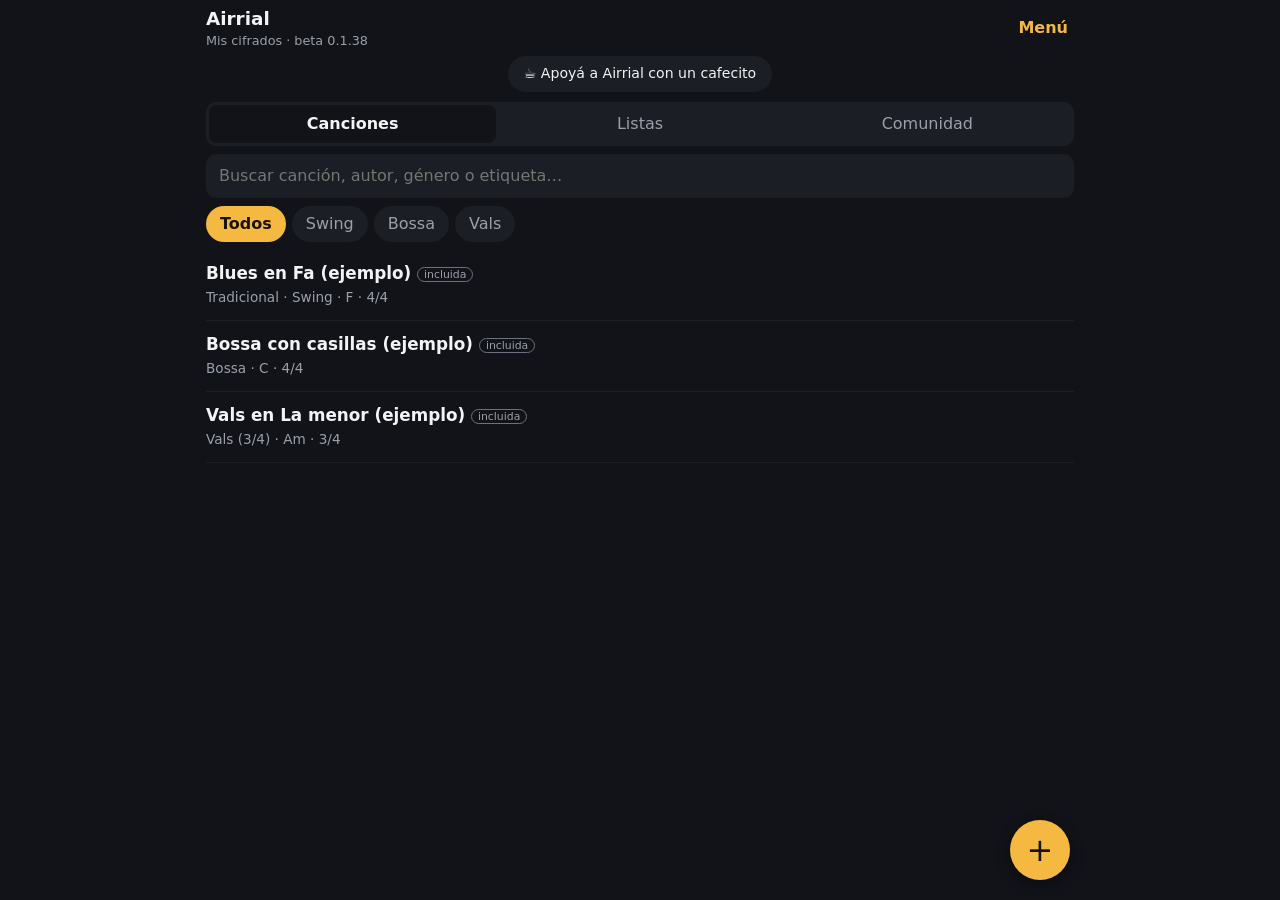
<file: index.html>
<!doctype html>
<html lang="es" data-theme="dark">
<head>
<meta charset="utf-8">
<meta name="viewport" content="width=device-width,initial-scale=1,viewport-fit=cover">
<meta name="theme-color" content="#111318">
<meta name="mobile-web-app-capable" content="yes">
<meta name="apple-mobile-web-app-capable" content="yes">
<title>Airrial</title>
<link rel="manifest" href="manifest.webmanifest">
<link rel="icon" href="icon.svg" type="image/svg+xml">
<link rel="apple-touch-icon" href="icon-192.png">
<link rel="stylesheet" href="style.css">
</head>
<body>
<div id="app"></div>
<script src="music.js"></script>
<script src="bases.js"></script>
<script src="audio.js"></script>
<script src="export.js"></script>
<script src="comunidad.js"></script>
<script src="sincro.js"></script>
<script src="app.js"></script>
</body>
</html>
</file>
<file: style.css>
:root {
  --bg: #111318; --surface: #1b1e25; --text: #f2f3f5; --muted: #9aa0ab;
  --line: #6b717d; --accent: #f5b942; --on-accent: #1a1300; --hl: rgba(245, 185, 66, .22); --danger: #ff7b6b;
  color-scheme: dark;
}
:root[data-theme="light"] {
  --bg: #fbfaf6; --surface: #efede6; --text: #15171a; --muted: #5d636e;
  --line: #3a3e46; --accent: #b86e00; --on-accent: #fff; --hl: rgba(184, 110, 0, .2); --danger: #b3261e;
  color-scheme: light;
}
* { box-sizing: border-box; }
html, body { margin: 0; height: 100%; overflow: hidden; }
body {
  background: var(--bg); color: var(--text);
  font: 16px/1.4 system-ui, -apple-system, "Segoe UI", Roboto, sans-serif;
  -webkit-tap-highlight-color: transparent;
}
/* La app ocupa la pantalla fija: encabezado y panel quietos, y solo se desplaza el contenido del medio. */
#app { position: fixed; inset: 0; display: flex; flex-direction: column; max-width: 900px; margin: 0 auto; }
button, input, select, textarea { font: inherit; color: inherit; }
button { cursor: pointer; }
main { flex: 1; min-height: 0; overflow-x: hidden; overflow-y: auto; overscroll-behavior: contain; padding: 0 16px 16px; }

/* barra superior */
.top {
  display: flex; align-items: center; gap: 8px; min-height: 56px;
  padding: calc(6px + env(safe-area-inset-top)) 12px 6px 16px;
}
.ttl { flex: 1; min-width: 0; }
.ttl h1 { margin: 0; font-size: 1.15rem; white-space: nowrap; overflow: hidden; text-overflow: ellipsis; }
.ttl p { margin: 0; font-size: .8rem; color: var(--muted); min-height: 1em; }
.tx, .ic {
  background: none; border: 0; min-height: 44px; padding: 0 10px; border-radius: 8px; color: var(--accent); font-weight: 600;
}
.ic { font-size: 2rem; line-height: 1; margin-left: -12px; }
a.tx { display: flex; align-items: center; text-decoration: none; white-space: nowrap; }
.ic2 { background: none; border: 0; min-width: 44px; min-height: 44px; border-radius: 8px; color: var(--accent); display: grid; place-items: center; }
.busy { position: fixed; inset: 0; z-index: 20; display: grid; place-items: center; background: rgba(0, 0, 0, .55); }
.busy div { display: flex; align-items: center; gap: 12px; background: var(--surface); color: var(--text); padding: 16px 20px; border-radius: 14px; box-shadow: 0 6px 24px rgba(0, 0, 0, .5); }
.busy i { width: 20px; height: 20px; border-radius: 50%; border: 3px solid var(--line); border-top-color: var(--accent); animation: spin .8s linear infinite; }
@keyframes spin { to { rotate: 360deg; } }
@media (prefers-reduced-motion: reduce) { .busy i { animation: none; } }
.cafe { display: block; margin: 0 auto 10px; min-height: 36px; padding: 0 16px; border: 0; border-radius: 18px; background: var(--surface); color: var(--text); font-size: .88rem; }
.cafe[hidden] { display: none; }
.inst { display: flex; align-items: center; gap: 8px; margin: 0 16px 8px; padding: 8px 8px 8px 12px; background: var(--surface); border-radius: 12px; font-size: .88rem; }
.inst span { flex: 1; min-width: 0; }
.inst.col { flex-direction: column; align-items: stretch; padding: 10px 12px; border: 1px solid var(--accent); }
.inst.col > div { display: flex; gap: 8px; }
.inst.col > div button:first-child, .inst.col > button { flex: 1; }
.inst .alt { background: var(--bg); color: var(--text); font-weight: 500; }
.inst button { flex: none; min-height: 40px; padding: 0 14px; border: 0; border-radius: 10px; background: var(--accent); color: var(--on-accent); font-weight: 600; }
.inst .x { background: none; color: var(--muted); font-size: 1.3rem; padding: 0 8px; font-weight: 400; }
.toast {
  position: fixed; left: 50%; top: calc(64px + env(safe-area-inset-top)); translate: -50% 0; z-index: 10; max-width: 88vw;
  background: var(--text); color: var(--bg); padding: 10px 16px; border-radius: 10px; font-size: .9rem; text-align: center;
  box-shadow: 0 4px 14px rgba(0, 0, 0, .4);
}
.full {
  position: fixed; left: 50%; top: calc(64px + env(safe-area-inset-top)); translate: -50% 0; z-index: 30; width: min(92vw, 520px);
  background: #b3261e; color: #fff; border: 0; padding: 12px 16px; border-radius: 10px; font-size: .9rem; font-weight: 600; text-align: center;
  box-shadow: 0 4px 14px rgba(0, 0, 0, .4);
}
.tx.pri { background: var(--accent); color: var(--on-accent); padding: 0 16px; }

/* biblioteca */
.search { padding: 0 16px 8px; }
.search input, .fields input, .fields select, .ctl select, textarea {
  width: 100%; background: var(--surface); border: 1px solid transparent; border-radius: 10px; padding: 10px 12px;
}
.search input:focus, .fields input:focus, .fields select:focus, textarea:focus, .ctl select:focus {
  outline: none; border-color: var(--accent);
}
.filt { display: flex; gap: 6px; overflow-x: auto; padding: 0 16px 8px; scrollbar-width: none; }
.filt[hidden] { display: none; }
.filt::-webkit-scrollbar { display: none; }
.filt button { flex: none; min-height: 36px; padding: 0 14px; border: 0; border-radius: 18px; background: var(--surface); color: var(--muted); white-space: nowrap; }
.filt button.on { background: var(--accent); color: var(--on-accent); font-weight: 600; }
.list { padding-bottom: 96px; }
.item { display: block; padding: 12px 0; border-bottom: 1px solid var(--surface); color: inherit; text-decoration: none; }
.item b { display: block; font-size: 1.05rem; }
.item span { font-size: .85rem; color: var(--muted); }
.item span.who { display: block; }
.item.mine { display: flex; align-items: center; gap: 8px; }
.item.mine a { flex: 1; min-width: 0; color: inherit; text-decoration: none; }
a.cmore { display: flex; align-items: center; justify-content: center; text-decoration: none; }
.cmore.pri { background: var(--accent); color: var(--on-accent); }
.cmore:disabled { opacity: .5; }
.acct p { margin: 12px 0; }
.acct input:not([type=checkbox]) { width: 100%; background: var(--surface); border: 1px solid transparent; border-radius: 10px; padding: 10px 12px; font-size: 1.05rem; }
.acct input:not([type=checkbox]):focus { outline: none; border-color: var(--accent); }
.acct .chk { display: flex; align-items: center; gap: 10px; min-height: 44px; }
.acct .chk input { width: 20px; height: 20px; accent-color: var(--accent); }
.err { color: var(--danger); font-size: .9rem; }
.report { text-align: center; margin: 28px 0 12px; }
.doc { line-height: 1.5; }
.doc h2 { font-size: 1.05rem; margin: 22px 0 6px; }
.doc p { margin: 8px 0; }
.doc ul { margin: 6px 0; padding-left: 20px; }
.doc li { margin-bottom: 6px; }
.doc code { background: var(--surface); padding: 1px 5px; border-radius: 4px; }
.report a { color: var(--muted); font-size: .85rem; }
.acct textarea { width: 100%; background: var(--surface); color: var(--text); border: 1px solid transparent; border-radius: 10px; padding: 10px 12px; font: inherit; }
h2.sub { margin: 16px 0 0; font-size: .85rem; font-weight: 600; color: var(--muted); text-transform: uppercase; letter-spacing: .04em; }
.err:empty { display: none; }
.cmore { display: block; width: 100%; min-height: 44px; margin: 12px 0; border: 0; border-radius: 10px; background: var(--surface); color: var(--accent); font-weight: 600; }
.item .tags { display: flex; flex-wrap: wrap; gap: 4px; margin-top: 4px; }
.tags i { font-style: normal; font-size: .72rem; line-height: 1.5; padding: 0 8px; border-radius: 10px; background: var(--surface); color: var(--muted); }
.inc { font-style: normal; font-weight: 500; font-size: .68rem; color: var(--muted); border: 1px solid var(--line); border-radius: 8px; padding: 0 6px; vertical-align: middle; white-space: nowrap; }
.seg[hidden] { display: none; }
.selbar { display: flex; align-items: center; gap: 4px; margin: 0 16px 8px; padding: 2px 6px; background: var(--surface); border-radius: 12px; }
.selbar[hidden] { display: none; }
.selbar span { flex: 1; min-width: 0; text-align: center; font-size: .9rem; }
.selbar .del { color: var(--danger); }
.selbar button:disabled { opacity: .35; }
.item.pick { position: relative; padding-left: 38px; cursor: pointer; }
.item.pick::before { content: ""; position: absolute; left: 4px; top: 50%; translate: 0 -50%; width: 22px; height: 22px; border: 2px solid var(--line); border-radius: 6px; }
.item.pick.on::before { background: var(--accent); border-color: var(--accent); }
.item.pick.on::after { content: ""; position: absolute; left: 12px; top: 50%; translate: 0 -65%; width: 6px; height: 11px; border: solid var(--on-accent); border-width: 0 2.5px 2.5px 0; rotate: 45deg; }
.list { user-select: none; -webkit-user-select: none; -webkit-touch-callout: none; }
.empty { color: var(--muted); text-align: center; padding: 32px 0; }
.fab {
  position: fixed; right: max(20px, calc(50% - 430px)); bottom: calc(20px + env(safe-area-inset-bottom));
  width: 60px; height: 60px; border-radius: 50%; border: 0; background: var(--accent); color: var(--on-accent);
  font-size: 2rem; line-height: 1; box-shadow: 0 4px 14px rgba(0, 0, 0, .4);
}
dialog { border: 0; padding: 0; background: var(--surface); color: var(--text); border-radius: 16px; width: min(92vw, 380px); }
dialog::backdrop { background: rgba(0, 0, 0, .55); }
.sheet { display: flex; flex-direction: column; gap: 6px; padding: 14px; }
.sheet button { background: var(--bg); border: 0; border-radius: 10px; min-height: 48px; padding: 0 14px; text-align: left; }
.sheet button b { display: block; }
.sheet button small { color: var(--muted); }
.sheet button:has(small) { padding-top: 8px; padding-bottom: 8px; }
.sheet label { display: flex; align-items: center; justify-content: space-between; gap: 12px; padding: 6px 4px; }
.sheet input[type=range] { flex: 0 0 62%; accent-color: var(--accent); }
.sheet .chk { justify-content: flex-start; }
.sheet .chk input { width: 20px; height: 20px; accent-color: var(--accent); }

/* listas de temas */
.seg.tabs { margin: 0 16px 8px; }
.lrow { display: flex; align-items: center; gap: 4px; border-bottom: 1px solid var(--surface); }
.lrow .item { flex: 1; min-width: 0; border: 0; }
.lrow.drag {
  position: relative; z-index: 2; background: var(--surface); border-color: transparent; border-radius: 10px;
  box-shadow: 0 10px 28px rgba(0, 0, 0, .5), 0 0 0 1.5px var(--accent); cursor: grabbing;
}
.lrow.drag .hdl { color: var(--accent); }
.lrow .hdl { background: none; color: var(--muted); touch-action: none; cursor: grab; display: grid; place-items: center; }
#rows { position: relative; user-select: none; -webkit-user-select: none; }
.lrow button { flex: none; width: 40px; height: 44px; border: 0; border-radius: 8px; background: var(--surface); font-size: 1.1rem; }
.lrow button:disabled { opacity: .3; }
.picklist { max-height: 55dvh; overflow-y: auto; }
.sheet .pick { justify-content: flex-start; min-height: 44px; }
.sheet .pick[hidden] { display: none; }
.pick span { min-width: 0; }
.pick b { display: block; font-weight: 500; }
.pick small { color: var(--muted); }
#pq { width: 100%; background: var(--bg); border: 1px solid transparent; border-radius: 10px; padding: 10px 12px; }
#pq:focus { outline: none; border-color: var(--accent); }
.pick input { flex: none; width: 20px; height: 20px; accent-color: var(--accent); }
.sheet button.pri { background: var(--accent); color: var(--on-accent); font-weight: 600; text-align: center; }
/* importar desde una foto o un PDF */
.sheet .steps { margin: 0 0 6px; padding-left: 1.4em; font-size: .92rem; }
.sheet .steps li { margin: .2em 0; }
.sheet textarea { background: var(--bg); min-height: 7rem; font-size: .85rem; }
.sheet textarea[hidden] { display: none; }
.setnav { display: flex; align-items: center; gap: 8px; padding: 0 8px 2px; font-size: .8rem; color: var(--muted); }
.setnav span { flex: 1; min-width: 0; text-align: center; overflow: hidden; text-overflow: ellipsis; white-space: nowrap; }
.setnav button { background: none; border: 0; min-height: 40px; padding: 0 8px; color: var(--accent); font-weight: 600; }
.setnav button:disabled { opacity: .3; }

/* cifrado */
.chart { padding-top: 4px; }
.row { display: grid; grid-template-columns: repeat(4, minmax(0, 1fr)); margin-top: 8px; }
.bar { min-width: 0; }
.lab { height: 1.35rem; display: flex; align-items: flex-end; gap: 6px; font-size: .78rem; white-space: nowrap; padding-left: 3px; }
.sec { background: var(--accent); color: var(--on-accent); font-weight: 700; padding: 0 6px; border-radius: 4px; line-height: 1.25; }
.sec.up::after { content: " ↑"; }
.end { align-self: stretch; display: flex; align-items: flex-end; flex: 1; border-left: 1.5px solid var(--line); border-top: 1.5px solid var(--line); padding-left: 4px; margin-left: -3px; font-weight: 600; }
.txt { color: var(--muted); font-style: italic; }
.txt.mark, .txt.jump { color: var(--text); font-style: normal; font-weight: 600; }
.txt.jump { margin-left: auto; padding-right: 5px; }
.mk { width: 1.3rem; height: 1.3rem; vertical-align: -0.3rem; fill: none; stroke: currentColor; stroke-width: 2; stroke-linecap: round; }
.mk .dot { fill: currentColor; stroke: none; }
.txt.jump .mk { width: 1.1rem; height: 1.1rem; vertical-align: -0.25rem; }
.cell {
  position: relative; display: flex; align-items: center; height: 3.5rem; padding: 0 5px;
  border-left: 1.5px solid var(--line); container-type: inline-size;
}
.bar:last-child .cell { border-right: 1.5px solid var(--line); }
.bar.rs .cell { border-left: 5px double var(--line); padding-left: 11px; }
.bar.re .cell { border-right: 5px double var(--line); padding-right: 11px; }
.bar.rs .cell::before, .bar.re .cell::after { content: ":"; position: absolute; top: 50%; translate: 0 -55%; font-weight: 700; }
.bar.rs .cell::before { left: 2px; }
.bar.re .cell::after { right: 2px; }
.bar.on .cell { background: var(--hl); }
.bar.from .cell { box-shadow: inset 0 -4px var(--accent); }
.bar.rng .cell { background: var(--hl); box-shadow: inset 0 -4px var(--accent); }
.bar.rng.on .cell { background: var(--accent); color: var(--on-accent); }
.bar.rng0 .cell { outline: 2px dashed var(--accent); outline-offset: -2px; }
#chart { touch-action: pan-y; user-select: none; -webkit-user-select: none; -webkit-touch-callout: none; }
#chart .cell { cursor: pointer; }
.shared { padding: 4px 0 8px; }
.shared b { display: block; font-size: 1.2rem; }
.shared span { display: block; font-size: .85rem; color: var(--muted); }
.ts { display: flex; flex-direction: column; font-size: .8rem; line-height: 1; margin-right: 4px; color: var(--muted); }
.tm { position: absolute; right: 12px; top: 1px; font-size: .7rem; color: var(--muted); }
.chs { flex: 1; min-width: 0; display: grid; align-items: center; }
.cn { position: relative; display: inline-block; }
.cut.r { left: auto; right: 0; }
.cut { position: absolute; left: 0; top: 100%; margin-top: 1px; font: 600 .62rem/1 system-ui, sans-serif; letter-spacing: .04em; color: var(--muted); white-space: nowrap; }
.pad .strip button.cut { text-decoration: underline; text-decoration-style: double; text-underline-offset: 3px; }
.ch { position: relative; min-width: 0; white-space: nowrap; font-size: clamp(.85rem, 30cqw, 1.9rem); line-height: 1; }
.n2 .ch { font-size: clamp(.85rem, 20cqw, 1.5rem); }
.n3 .ch { font-size: clamp(.7rem, 11cqw, 1.1rem); }
.ch b { font-weight: 700; }
.ch i { font-style: normal; font-size: .66em; vertical-align: .3em; margin-left: .05em; }
.ch u { text-decoration: none; font-size: .7em; }
.ch .rp { color: var(--muted); font-size: 1.2em; }
.ch .nc { font-size: .6em; color: var(--muted); }

/* controles de la canción: panel deslizable */
.grab {
  width: 100%; min-height: 34px; padding: 8px 0 6px; background: none; border: 0; color: var(--muted); font-size: .72rem;
  display: flex; flex-direction: column; align-items: center; justify-content: center; gap: 4px; touch-action: none; cursor: grab;
}
.grab i { width: 44px; height: 4px; border-radius: 2px; background: var(--line); }
.ctl.open .grab span { display: none; }
.more { display: grid; grid-template-rows: 0fr; transition: grid-template-rows .25s ease; }
.ctl.open .more { grid-template-rows: 1fr; }
.more .in { min-height: 0; overflow: hidden; visibility: hidden; transition: visibility 0s .25s; }
.ctl.open .more .in { visibility: visible; transition-delay: 0s; max-height: 55dvh; overflow-y: auto; }
.more .r { margin-top: 12px; }
.fld { flex: 1; min-width: 0; display: flex; flex-direction: column; gap: 2px; font-size: .7rem; color: var(--muted); }
.fld select { flex: none; width: 100%; color: var(--text); font-size: 1rem; }
/* tamaño de la hoja al ver una canción (el editor y el PDF no cambian) */
#chart[data-size=chico] .cell { height: 2.9rem; }
#chart[data-size=grande] .cell { height: 4.9rem; }
.fld.narrow { flex: 0 0 34%; }
.live { margin: 8px 0 0; text-align: center; font-size: .85rem; color: var(--accent); font-variant-numeric: tabular-nums; }
.live[hidden] { display: none; }
.mixer { margin-top: 8px; }
.mixer label, .mx { display: flex; align-items: center; justify-content: space-between; gap: 12px; min-height: 42px; font-size: .9rem; }
.mx button { flex: 1; min-width: 0; min-height: 44px; padding: 0 10px; border: 0; border-radius: 8px; background: var(--bg); color: var(--text); text-align: left; }
.mx.off button { color: var(--muted); text-decoration: line-through; }
.mx button.pick { flex: 0 0 40px; margin-left: -6px; padding: 0; color: var(--accent); text-align: center; text-decoration: none; }
.mx.off input { opacity: .35; }
.mx.sub { min-height: 38px; }
.mx.sub button { min-height: 38px; padding-left: 22px; color: var(--muted); }
.mxmore { display: flex; gap: 8px; margin: 2px 0 6px; }
.mxmore:empty { display: none; }
.mxmore button { min-height: 40px; padding: 0 12px; border: 0; border-radius: 8px; background: var(--bg); color: var(--accent); font-size: .85rem; }
.mixer input[type=range] { flex: 0 0 66%; accent-color: var(--accent); }
.mixer .cnt { padding-left: 10px; }
.mixer .cnt select { flex: 0 0 66%; min-width: 0; color: var(--text); font-size: 1rem; }
.mixer .chk { justify-content: flex-start; }
.mixer .chk input { width: 20px; height: 20px; accent-color: var(--accent); }
.ctl {
  background: var(--surface); padding: 0 12px calc(10px + env(safe-area-inset-bottom));
  display: flex; flex-direction: column; border-radius: 16px 16px 0 0; box-shadow: 0 -4px 16px rgba(0, 0, 0, .25);
}
.ctl .r { display: flex; align-items: flex-end; gap: 10px; }
.play {
  flex: none; width: 56px; height: 56px; border-radius: 50%; border: 0; background: var(--accent); color: var(--on-accent);
  display: grid; place-items: center;
}
.play.on { background: var(--text); color: var(--bg); }
.grp { flex: 1; min-width: 0; }
.grp > span { display: block; font-size: .7rem; color: var(--muted); text-align: center; }
.st { display: flex; background: var(--bg); border-radius: 10px; overflow: hidden; }
.st button, .st input { background: none; border: 0; min-height: 44px; text-align: center; }
.st button { flex: 0 0 36px; font-size: 1.3rem; }
.st .val, .st input { flex: 1; min-width: 0; width: 0; font-size: 1rem; font-weight: 600; font-variant-numeric: tabular-nums; }
.st input { appearance: textfield; -moz-appearance: textfield; }
.st input::-webkit-inner-spin-button { display: none; }
.ctl select { background: var(--bg); min-height: 44px; flex: 1; min-width: 0; }

/* editor */
.meta summary, .help summary { min-height: 40px; display: flex; align-items: center; color: var(--accent); cursor: pointer; }
.meta .fields { margin-top: 6px; }
.seg { display: flex; background: var(--surface); border-radius: 10px; padding: 3px; margin: 6px 0 4px; }
.seg button { flex: 1; min-height: 38px; border: 0; background: none; border-radius: 8px; color: var(--muted); }
.seg button.on { background: var(--bg); color: var(--text); font-weight: 600; }
.ed .cell { cursor: pointer; }
.ed .chs { align-self: stretch; gap: 0; padding: 5px 0; align-items: stretch; }
.ed .ch { display: flex; align-items: center; min-width: 0; padding: 0 3px; border-radius: 6px; }
.ed .ch:empty { outline: 1px dashed var(--line); outline-offset: -1px; }
.ed .ch.cur { background: var(--hl); outline: 2px solid var(--accent); outline-offset: -1px; }
.pad {
  background: var(--surface); padding: 6px 10px calc(8px + env(safe-area-inset-bottom));
  display: flex; flex-direction: column; gap: 6px; border-radius: 16px 16px 0 0;
}
.pad[hidden] { display: none; }
.pad button { min-height: 44px; min-width: 44px; border: 0; border-radius: 8px; background: var(--bg); padding: 0 8px; }
.pad button.on { background: var(--accent); color: var(--on-accent); font-weight: 700; }
.ptabs { display: flex; gap: 4px; }
.ptabs button:not([data-a=tab]) { min-width: 40px; padding: 0; display: grid; place-items: center; }
.pad button:disabled { opacity: .35; }
.ptabs .sp { flex: 1; }
.ptabs [data-a=tab] { background: none; color: var(--muted); font-weight: 600; border-radius: 0; padding: 0 8px; }
.ptabs [data-a=tab].on { background: none; color: var(--accent); box-shadow: inset 0 -2px var(--accent); }
.ptabs [data-a=prev], .ptabs [data-a=next] { font-size: 1.5rem; line-height: 1; }
.pad .strip { display: flex; gap: 3px; }
.pad .strip button { min-width: 0; min-height: 40px; padding: 0; overflow: hidden; white-space: nowrap; font-size: .82rem; border: 1px dashed var(--line); }
.pad .strip button.on { border-style: solid; border-color: var(--accent); }
.kb { display: grid; gap: 6px; }
.k7 { grid-template-columns: repeat(7, 1fr); }
.k7 button { font-size: 1.25rem; font-weight: 700; min-width: 0; padding: 0; }
.k5 { grid-template-columns: 1fr 1fr 1.6fr 1fr; }
.k3 { grid-template-columns: 1fr 1.2fr 1fr 1fr; }
.k3 button { min-width: 0; padding: 0 2px; }
.k5 [data-a=rep] { font-size: 1.2rem; }
.k5 button { min-width: 0; padding: 0 2px; white-space: nowrap; }
.k5 [data-a=acc] { font-size: 1.35rem; }
.quals { grid-template-columns: repeat(5, 1fr); max-height: 9.6rem; overflow-y: auto; }
.quals button { min-width: 0; padding: 0 2px; font-size: .9rem; }
.other { max-height: 15.5rem; overflow-y: auto; }
.other h3 { font-size: .7rem; text-transform: uppercase; letter-spacing: .06em; color: var(--muted); margin: 8px 0 4px; font-weight: 600; }
.other h3:first-child { margin-top: 0; }
.chips { display: flex; flex-wrap: wrap; gap: 6px; }
.chips button { padding: 0 12px; }
.hint { margin: 0; min-height: 44px; display: flex; align-items: center; gap: 10px; color: var(--muted); font-size: .88rem; }
.fields { display: grid; grid-template-columns: 1fr 1fr; gap: 10px; margin-bottom: 12px; }
.fields label { font-size: .78rem; color: var(--muted); display: flex; flex-direction: column; gap: 3px; }
.fields .w { grid-column: 1 / -1; }
.keypick { display: flex; flex-direction: column; gap: 6px; font-size: .78rem; color: var(--muted); }
.keypick button { min-height: 44px; min-width: 0; padding: 0 4px; border: 0; border-radius: 8px; background: var(--surface); color: var(--text); font-size: 1rem; }
.keypick .k7 button { font-size: 1.15rem; font-weight: 700; }
.keypick button.on { background: var(--accent); color: var(--on-accent); font-weight: 700; }
.keypick button:disabled { opacity: .35; }
.kcols { grid-template-columns: repeat(7, 1fr); }
.keypick .khint { text-align: left; padding: 0 12px; background: none; border: 1px dashed var(--line); color: var(--accent); font-size: .92rem; }
.kmods { grid-template-columns: 1fr 1fr 1.6fr 1.6fr 1.8fr; }
.kmods [data-a=kacc] { font-size: 1.3rem; }
.fields input, .fields select { color: var(--text); font-size: 1rem; }
.keys { position: sticky; top: 0; z-index: 1; background: var(--bg); display: flex; gap: 6px; overflow-x: auto; padding: 6px 0; }
.keys button {
  flex: none; min-width: 44px; min-height: 44px; padding: 0 10px; border: 0; border-radius: 8px;
  background: var(--surface); font-family: ui-monospace, Consolas, monospace;
}
textarea { display: block; font: 1rem/1.6 ui-monospace, Consolas, monospace; resize: vertical; min-height: 9rem; }
.help { margin: 10px 0; font-size: .9rem; color: var(--muted); }
.help ul { margin: 4px 0; padding-left: 18px; }
.help li { margin-bottom: 6px; }
.help code { background: var(--surface); color: var(--text); padding: 1px 5px; border-radius: 4px; white-space: nowrap; }
.edit h2 { font-size: .8rem; text-transform: uppercase; letter-spacing: .06em; color: var(--muted); margin: 18px 0 0; }
.ghost { margin-top: 28px; width: 100%; min-height: 48px; background: none; border: 1px solid var(--line); border-radius: 10px; }
.danger { margin-top: 10px; width: 100%; min-height: 48px; background: none; border: 1px solid var(--danger); color: var(--danger); border-radius: 10px; }

@media (min-width: 700px) {
  .cell { height: 4.4rem; }
  #chart[data-size=chico] .cell { height: 3.6rem; }
  #chart[data-size=grande] .cell { height: 5.8rem; }
  .ctl .r, .mixer { max-width: 640px; margin-left: auto; margin-right: auto; width: 100%; }
}
@media print {
  :root, :root[data-theme] { --bg: #fff; --surface: #fff; --text: #000; --muted: #444; --line: #000; --accent: #000; --on-accent: #fff; --hl: transparent; }
  html, body { overflow: visible; height: auto; }
  #app { position: static; max-width: none; }
  main { overflow: visible; }
  .ctl, .top button, .fab, .setnav { display: none; }
  .row { break-inside: avoid; }
}
</file>
